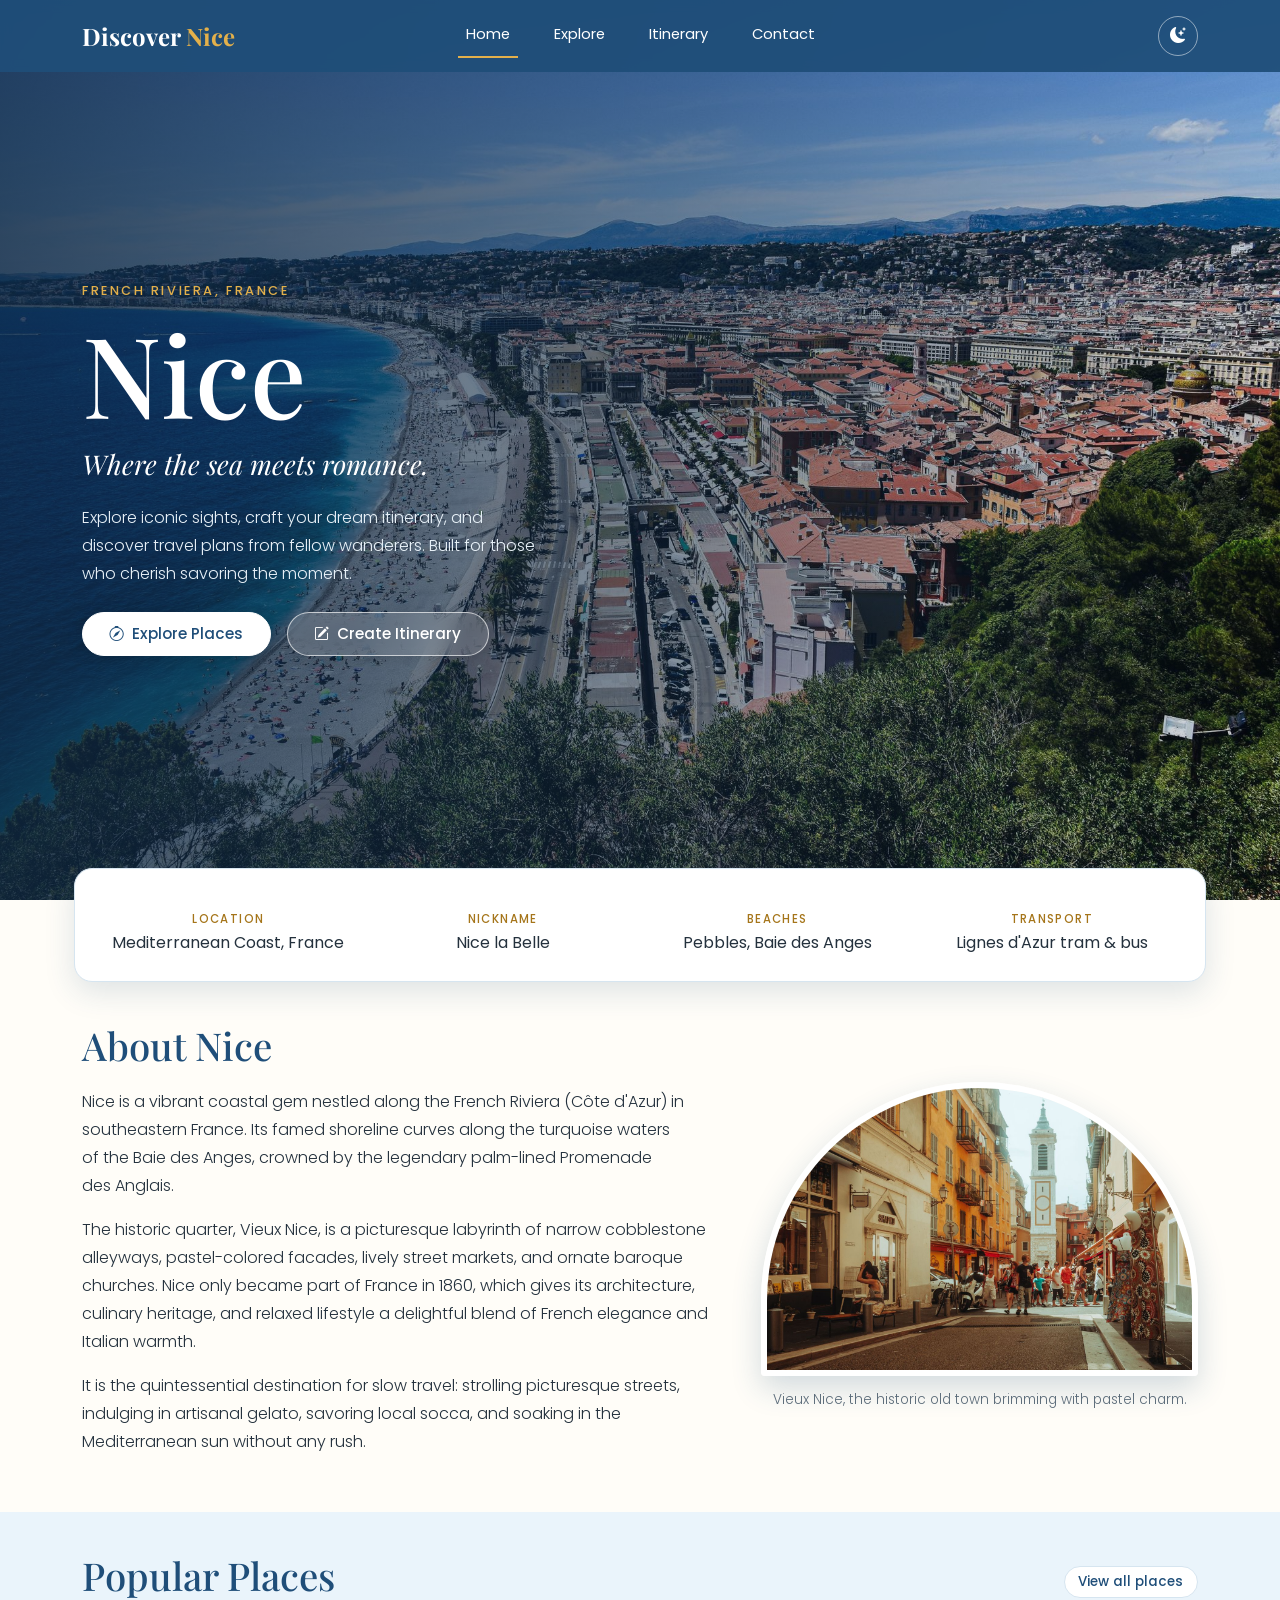
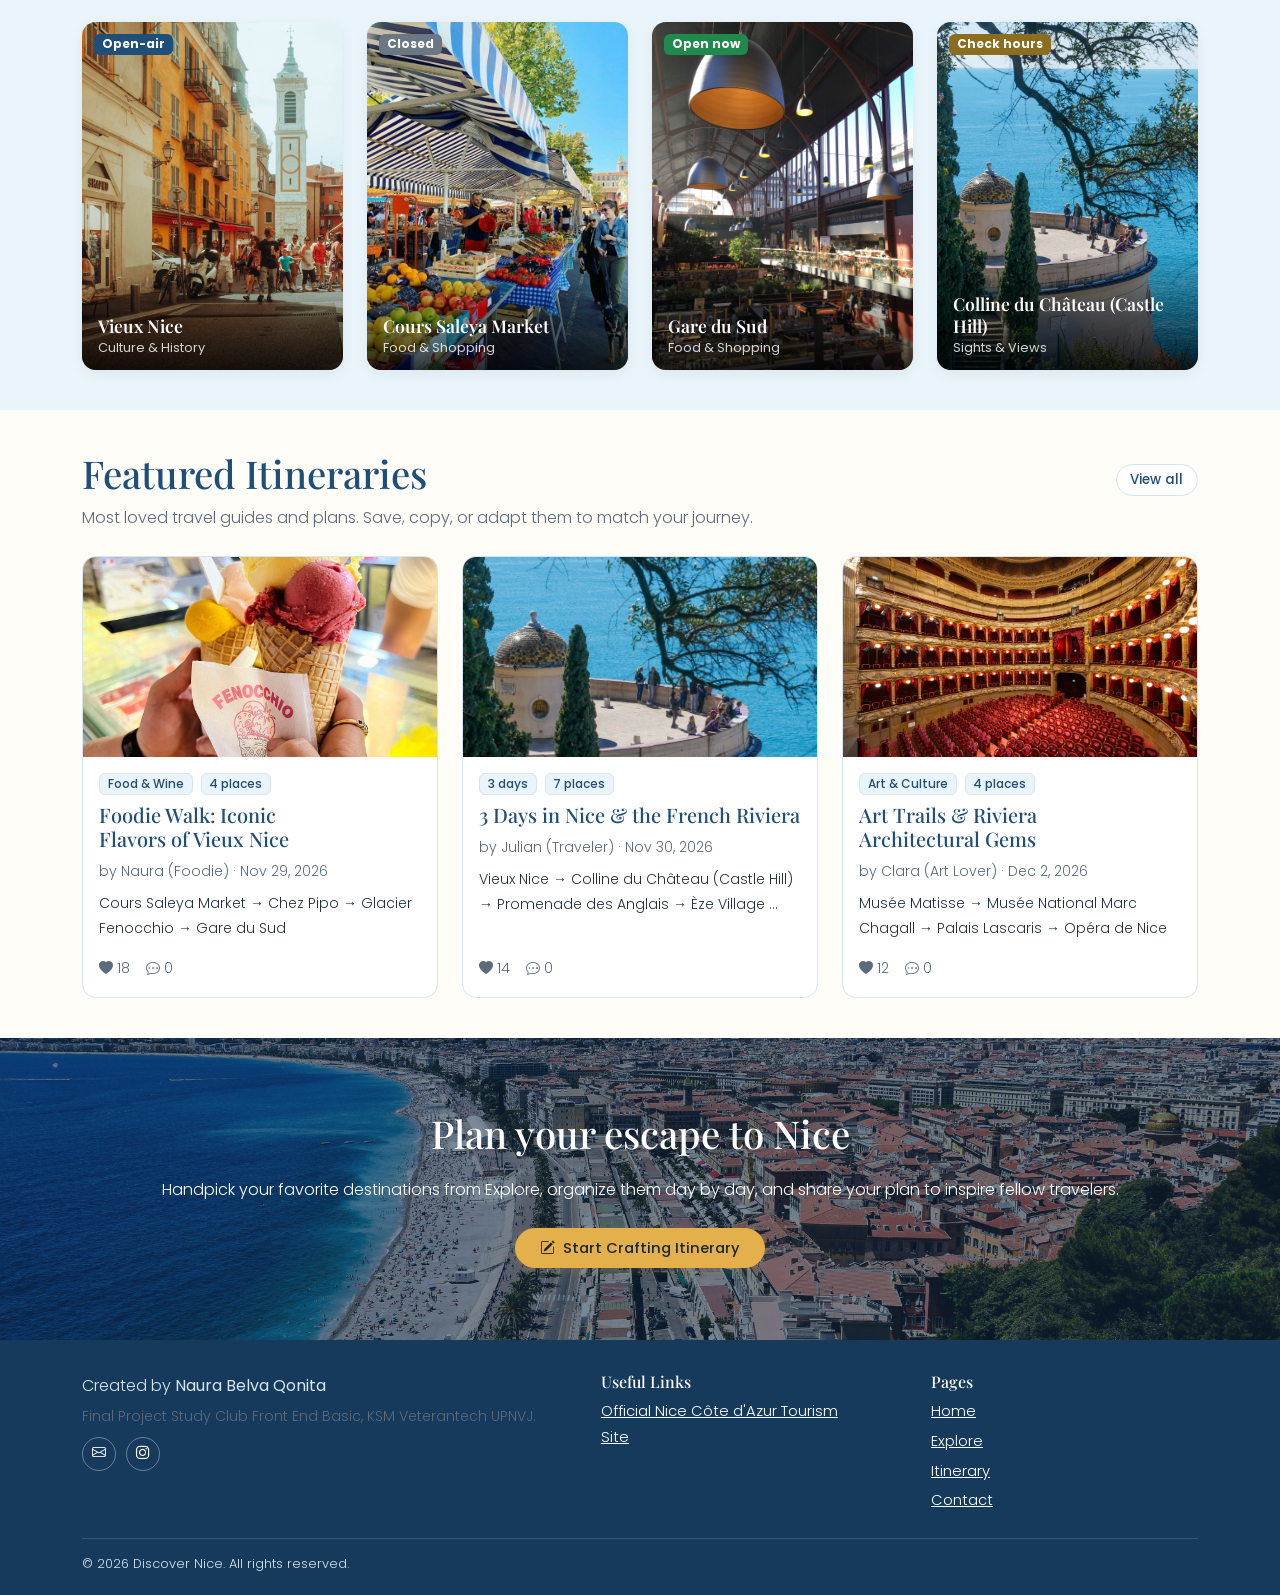
<file: index.html>
<!DOCTYPE html>
<html lang="en" data-bs-theme="light">
<head>
  <meta charset="UTF-8">
  <meta name="viewport" content="width=device-width, initial-scale=1.0">
  <title>Discover Nice | Travel Guide to Nice, France</title>
  <meta name="description" content="Plan your trip to Nice, French Riviera: explore destinations, craft custom itineraries, and discover curated travel guides.">
  <script>
    /* Apply dark mode before render to prevent flash */
    (function () {
      try {
        var t = localStorage.getItem("nice.theme");
        if (!t) t = window.matchMedia("(prefers-color-scheme: dark)").matches ? "dark" : "light";
        document.documentElement.setAttribute("data-bs-theme", t);
      } catch (e) {}
    })();
  </script>
  <link rel="preconnect" href="https://fonts.googleapis.com">
  <link rel="preconnect" href="https://fonts.gstatic.com" crossorigin>
  <link href="https://fonts.googleapis.com/css2?family=Playfair+Display:ital,wght@0,500;0,700;1,500&family=Poppins:wght@300;400;500&display=swap" rel="stylesheet">
  <link rel="stylesheet" href="https://cdn.jsdelivr.net/npm/bootstrap@5.3.3/dist/css/bootstrap.min.css">
  <link rel="stylesheet" href="https://cdn.jsdelivr.net/npm/bootstrap-icons@1.11.3/font/bootstrap-icons.min.css">
  <link rel="stylesheet" href="css/style.css">
</head>
<body class="has-hero">
  <a class="skip-link" href="#content">Skip to content</a>

  <header>
    <nav class="navbar navbar-expand-lg fixed-top site-nav" aria-label="Main navigation">
      <div class="container">
        <a class="navbar-brand" href="index.html">Discover <span>Nice</span></a>
        <div class="nav-actions d-flex align-items-center gap-2 ms-auto order-lg-last">
          <button class="btn btn-theme" id="themeToggle" type="button" aria-pressed="false" aria-label="Toggle dark mode"><i class="bi bi-moon-stars-fill" aria-hidden="true"></i></button>
          <button class="navbar-toggler" type="button" data-bs-toggle="collapse" data-bs-target="#navMenu" aria-controls="navMenu" aria-expanded="false" aria-label="Toggle menu">
            <span class="navbar-toggler-icon"></span>
          </button>
        </div>
        <div class="collapse navbar-collapse" id="navMenu">
          <ul class="navbar-nav mb-2 mb-lg-0">
        <li class="nav-item"><a class="nav-link active" aria-current="page" href="index.html">Home</a></li>
        <li class="nav-item"><a class="nav-link" href="explore.html">Explore</a></li>
        <li class="nav-item"><a class="nav-link" href="itinerary.html">Itinerary</a></li>
        <li class="nav-item"><a class="nav-link" href="contact.html">Contact</a></li>
          </ul>
        </div>
      </div>
    </nav>
  </header>

  <main id="content">

    <section class="hero" aria-labelledby="hero-title">
      <div class="container">
        <p class="hero-place">French Riviera, France</p>
        <h1 id="hero-title">Nice</h1>
        <p class="tagline">Where the sea meets romance.</p>
        <p class="hero-lead">Explore iconic sights, craft your dream itinerary, and discover travel plans from fellow wanderers. Built for those who cherish savoring the moment.</p>
        <div class="d-flex flex-wrap gap-3 mt-4">
          <a class="btn btn-hero-primary" href="explore.html"><i class="bi bi-compass me-2" aria-hidden="true"></i>Explore Places</a>
          <a class="btn btn-hero-glass" href="itinerary.html#create"><i class="bi bi-pencil-square me-2" aria-hidden="true"></i>Create Itinerary</a>
        </div>
      </div>
    </section>

    <section class="facts" aria-label="Quick facts about Nice">
      <div class="container">
        <dl class="facts-card row row-cols-2 row-cols-lg-4 g-3 text-center mb-0">
          <div class="col"><dt>Location</dt><dd>Mediterranean Coast, France</dd></div>
          <div class="col"><dt>Nickname</dt><dd>Nice la Belle</dd></div>
          <div class="col"><dt>Beaches</dt><dd>Pebbles, Baie des Anges</dd></div>
          <div class="col"><dt>Transport</dt><dd>Lignes d'Azur tram & bus</dd></div>
        </dl>
      </div>
    </section>

    <section class="section" id="about" aria-labelledby="h-about">
      <div class="container">
        <div class="row align-items-center gy-4 gx-lg-5">
          <div class="col-lg-7">
            <h2 id="h-about">About Nice</h2>
            <p>Nice is a vibrant coastal gem nestled along the French Riviera (C&ocirc;te d'Azur) in southeastern France. Its famed shoreline curves along the turquoise waters of the Baie des Anges, crowned by the legendary palm-lined Promenade des Anglais.</p>
            <p>The historic quarter, Vieux Nice, is a picturesque labyrinth of narrow cobblestone alleyways, pastel-colored facades, lively street markets, and ornate baroque churches. Nice only became part of France in 1860, which gives its architecture, culinary heritage, and relaxed lifestyle a delightful blend of French elegance and Italian warmth.</p>
            <p>It is the quintessential destination for slow travel: strolling picturesque streets, indulging in artisanal gelato, savoring local socca, and soaking in the Mediterranean sun without any rush.</p>
          </div>
          <div class="col-lg-5">
            <figure class="arch">
              <img src="images/vieux-nice.jpg" alt="Pastel-colored buildings and narrow alleyways in Vieux Nice" loading="lazy">
              <figcaption>Vieux Nice, the historic old town brimming with pastel charm.</figcaption>
            </figure>
          </div>
        </div>
      </div>
    </section>

    <section class="section section-soft" aria-labelledby="h-popular">
      <div class="container">
        <div class="d-flex flex-wrap justify-content-between align-items-end gap-2 mb-4">
          <h2 id="h-popular" class="mb-0">Popular Places</h2>
          <a class="btn btn-nice-outline btn-sm" href="explore.html">View all places</a>
        </div>
        <div class="row g-4" id="homePlaces" aria-live="polite"></div>
      </div>
    </section>

    <section class="section" aria-labelledby="h-itin">
      <div class="container">
        <div class="d-flex flex-wrap justify-content-between align-items-end gap-2 mb-2">
          <h2 id="h-itin" class="mb-0">Featured Itineraries</h2>
          <a class="btn btn-nice-outline btn-sm" href="itinerary.html">View all</a>
        </div>
        <p class="text-muted mb-4">Most loved travel guides and plans. Save, copy, or adapt them to match your journey.</p>
        <div class="row g-4" id="homeItin" aria-live="polite">
          <div class="col-12 text-muted">Loading itineraries&hellip;</div>
        </div>
      </div>
    </section>

    <section class="section-photo text-center" aria-labelledby="h-cta">
      <div class="container text-white">
        <h2 id="h-cta" class="text-white">Plan your escape to Nice</h2>
        <p class="mx-auto mb-4">Handpick your favorite destinations from Explore, organize them day by day, and share your plan to inspire fellow travelers.</p>
        <a class="btn btn-nice px-4 py-2" href="itinerary.html#create"><i class="bi bi-pencil-square me-2" aria-hidden="true"></i>Start Crafting Itinerary</a>
      </div>
    </section>

  </main>

  <footer class="site-footer">
    <div class="container">
      <div class="row g-3 justify-content-between">
        <div class="col-md-6 col-lg-5">
          <p class="mb-1">Created by <strong>Naura Belva Qonita</strong></p>
          <p class="small text-muted mb-2">Final Project Study Club Front End Basic, KSM Veterantech UPNVJ.</p>
          <div class="social-links">
            <a href="mailto:naurabelvaq@gmail.com" aria-label="Send email to Naura" title="Email"><i class="bi bi-envelope" aria-hidden="true"></i></a>
            <a href="https://www.instagram.com/naurablvaa_/" target="_blank" rel="noopener noreferrer" aria-label="Naura's Instagram" title="Instagram"><i class="bi bi-instagram" aria-hidden="true"></i></a>
          </div>
        </div>
        <nav class="col-6 col-md-3" aria-label="Useful links">
          <h3>Useful Links</h3>
          <ul>
            <li><a href="https://www.explorenicecotedazur.com/en/" target="_blank" rel="noopener noreferrer">Official Nice C&ocirc;te d'Azur Tourism Site</a></li>
          </ul>
        </nav>
        <nav class="col-6 col-md-3" aria-label="Footer navigation">
          <h3>Pages</h3>
          <ul>
            <li><a href="index.html">Home</a></li>
            <li><a href="explore.html">Explore</a></li>
            <li><a href="itinerary.html">Itinerary</a></li>
            <li><a href="contact.html">Contact</a></li>
          </ul>
        </nav>
      </div>
      <p class="copyright d-flex flex-wrap justify-content-between gap-2 mb-0">
        <span>&copy; <span data-year>2026</span> Discover Nice. All rights reserved.</span>
        <span><a href="#" class="admin-link" hidden>Admin</a></span>
      </p>
    </div>
  </footer>

  <script src="https://cdn.jsdelivr.net/npm/bootstrap@5.3.3/dist/js/bootstrap.bundle.min.js"></script>
  <script src="js/config.js"></script>
  <script src="js/data.js"></script>
  <script src="js/store.js"></script>
  <script src="js/main.js"></script>
  <script src="js/home.js"></script>
</body>
</html>
</file>
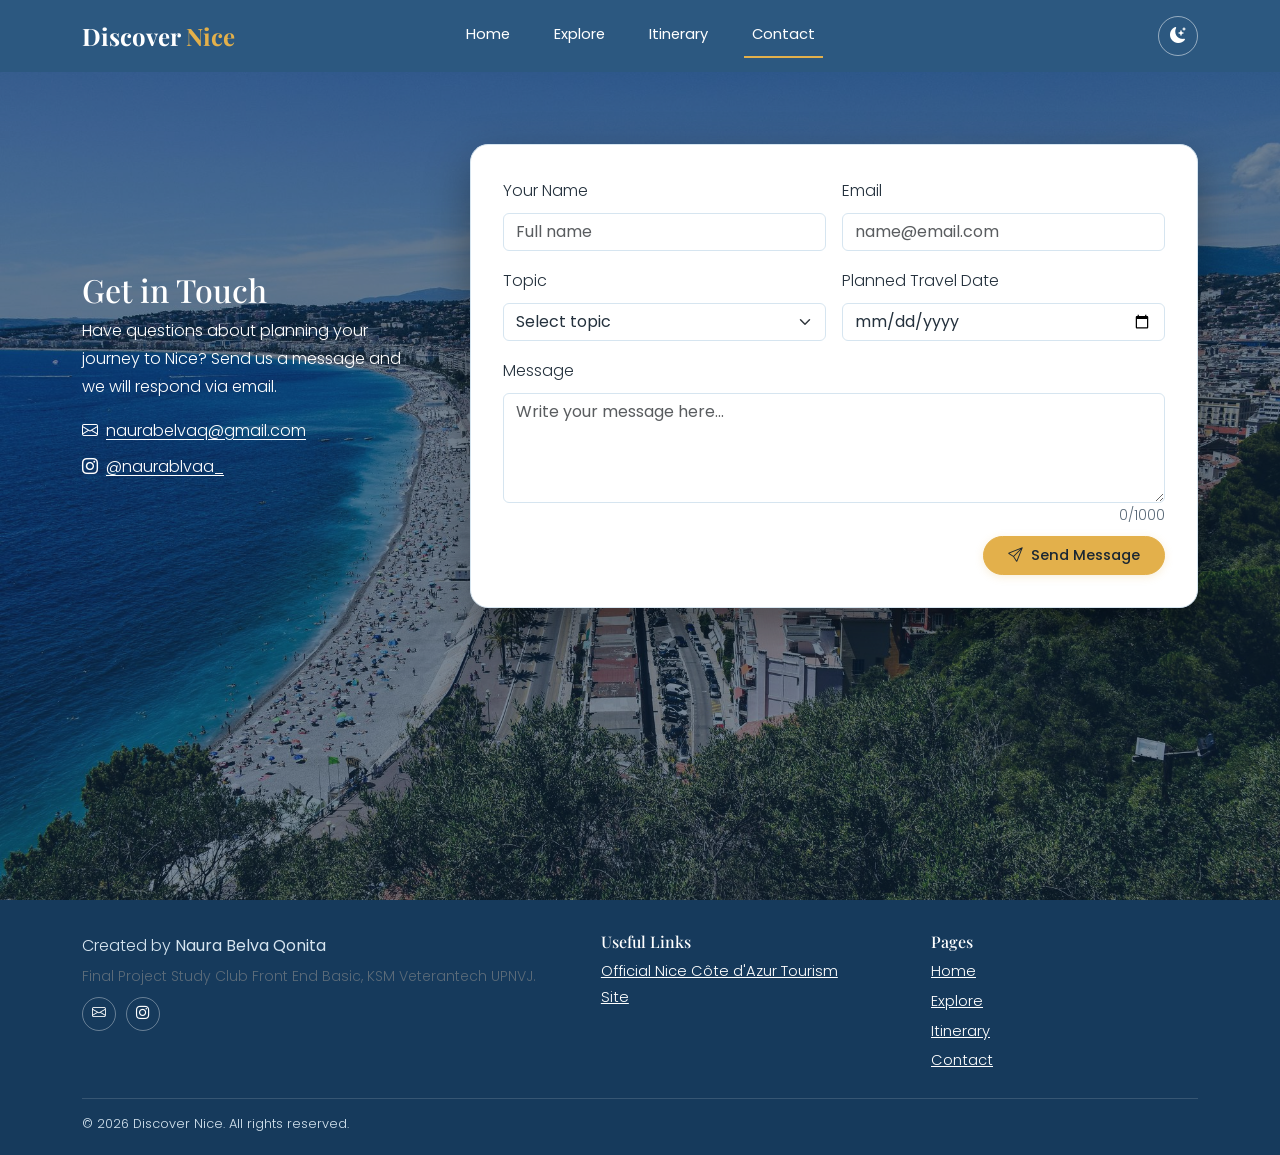
<file: contact.html>
<!DOCTYPE html>
<html lang="en" data-bs-theme="light">
<head>
  <meta charset="UTF-8">
  <meta name="viewport" content="width=device-width, initial-scale=1.0">
  <title>Contact | Discover Nice</title>
  <meta name="description" content="Get in touch with inquiries or questions regarding traveling to Nice, France.">
  <script>
    /* Apply dark mode before render to prevent flash */
    (function () {
      try {
        var t = localStorage.getItem("nice.theme");
        if (!t) t = window.matchMedia("(prefers-color-scheme: dark)").matches ? "dark" : "light";
        document.documentElement.setAttribute("data-bs-theme", t);
      } catch (e) {}
    })();
  </script>
  <link rel="preconnect" href="https://fonts.googleapis.com">
  <link rel="preconnect" href="https://fonts.gstatic.com" crossorigin>
  <link href="https://fonts.googleapis.com/css2?family=Playfair+Display:ital,wght@0,500;0,700;1,500&family=Poppins:wght@300;400;500&display=swap" rel="stylesheet">
  <link rel="stylesheet" href="https://cdn.jsdelivr.net/npm/bootstrap@5.3.3/dist/css/bootstrap.min.css">
  <link rel="stylesheet" href="https://cdn.jsdelivr.net/npm/bootstrap-icons@1.11.3/font/bootstrap-icons.min.css">
  <link rel="stylesheet" href="css/style.css">
</head>
<body>
  <a class="skip-link" href="#content">Skip to content</a>

  <header>
    <nav class="navbar navbar-expand-lg fixed-top site-nav" aria-label="Main navigation">
      <div class="container">
        <a class="navbar-brand" href="index.html">Discover <span>Nice</span></a>
        <div class="nav-actions d-flex align-items-center gap-2 ms-auto order-lg-last">
          <button class="btn btn-theme" id="themeToggle" type="button" aria-pressed="false" aria-label="Toggle dark mode"><i class="bi bi-moon-stars-fill" aria-hidden="true"></i></button>
          <button class="navbar-toggler" type="button" data-bs-toggle="collapse" data-bs-target="#navMenu" aria-controls="navMenu" aria-expanded="false" aria-label="Toggle menu">
            <span class="navbar-toggler-icon"></span>
          </button>
        </div>
        <div class="collapse navbar-collapse" id="navMenu">
          <ul class="navbar-nav mb-2 mb-lg-0">
        <li class="nav-item"><a class="nav-link" href="index.html">Home</a></li>
        <li class="nav-item"><a class="nav-link" href="explore.html">Explore</a></li>
        <li class="nav-item"><a class="nav-link" href="itinerary.html">Itinerary</a></li>
        <li class="nav-item"><a class="nav-link active" aria-current="page" href="contact.html">Contact</a></li>
          </ul>
        </div>
      </div>
    </nav>
  </header>

  <main id="content">

    <section class="section-photo" aria-labelledby="h-contact" style="min-height: calc(100svh - var(--nav-h))">
      <div class="container">
        <div class="row gy-4 gx-lg-5 align-items-center">
          <div class="col-lg-4 contact-aside">
            <h1 id="h-contact" class="h2 text-white">Get in Touch</h1>
            <p>Have questions about planning your journey to Nice? Send us a message and we will respond via email.</p>
            <ul class="list-unstyled mb-0">
              <li class="mb-2"><i class="bi bi-envelope me-2" aria-hidden="true"></i><a href="mailto:naurabelvaq@gmail.com">naurabelvaq@gmail.com</a></li>
              <li><i class="bi bi-instagram me-2" aria-hidden="true"></i><a href="https://www.instagram.com/naurablvaa_/" target="_blank" rel="noopener noreferrer">@naurablvaa_</a></li>
            </ul>
          </div>
          <div class="col-lg-8">
            <form class="contact-card needs-validation" id="contactForm" novalidate>
              <div class="row g-3">
                <div class="col-md-6">
                  <label class="form-label" for="name">Your Name</label>
                  <input type="text" class="form-control" id="name" name="name" placeholder="Full name" minlength="2" maxlength="60" required>
                  <div class="invalid-feedback">Please enter your name (at least 2 letters).</div>
                </div>
                <div class="col-md-6">
                  <label class="form-label" for="email">Email</label>
                  <input type="email" class="form-control" id="email" name="email" placeholder="name@email.com" maxlength="120" required>
                  <div class="invalid-feedback">Please enter a valid email address.</div>
                </div>
                <div class="col-md-6">
                  <label class="form-label" for="topic">Topic</label>
                  <select class="form-select" id="topic" name="topic" required>
                    <option value="" selected disabled>Select topic</option>
                    <option>Travel itineraries</option>
                    <option>Transportation &amp; tickets</option>
                    <option>New place suggestions</option>
                    <option>General inquiry</option>
                  </select>
                  <div class="invalid-feedback">Please select a topic.</div>
                </div>
                <div class="col-md-6">
                  <label class="form-label" for="visitDate">Planned Travel Date</label>
                  <input type="date" class="form-control" id="visitDate" name="visitDate">
                </div>
                <div class="col-12">
                  <label class="form-label" for="message">Message</label>
                  <textarea class="form-control" id="message" name="message" rows="4" minlength="5" maxlength="1000" placeholder="Write your message here..." required></textarea>
                  <div class="d-flex justify-content-between">
                    <div class="invalid-feedback">Message must be at least 5 characters.</div>
                    <small class="text-muted ms-auto" id="messageCount">0/1000</small>
                  </div>
                </div>
                <div class="col-12 d-flex justify-content-end mt-2">
                  <button type="submit" class="btn btn-nice px-4" id="submitBtn"><i class="bi bi-send me-2" aria-hidden="true"></i>Send Message</button>
                </div>
              </div>
            </form>
          </div>
        </div>
      </div>
    </section>

  </main>

  <footer class="site-footer">
    <div class="container">
      <div class="row g-3 justify-content-between">
        <div class="col-md-6 col-lg-5">
          <p class="mb-1">Created by <strong>Naura Belva Qonita</strong></p>
          <p class="small text-muted mb-2">Final Project Study Club Front End Basic, KSM Veterantech UPNVJ.</p>
          <div class="social-links">
            <a href="mailto:naurabelvaq@gmail.com" aria-label="Send email to Naura" title="Email"><i class="bi bi-envelope" aria-hidden="true"></i></a>
            <a href="https://www.instagram.com/naurablvaa_/" target="_blank" rel="noopener noreferrer" aria-label="Naura's Instagram" title="Instagram"><i class="bi bi-instagram" aria-hidden="true"></i></a>
          </div>
        </div>
        <nav class="col-6 col-md-3" aria-label="Useful links">
          <h3>Useful Links</h3>
          <ul>
            <li><a href="https://www.explorenicecotedazur.com/en/" target="_blank" rel="noopener noreferrer">Official Nice C&ocirc;te d'Azur Tourism Site</a></li>
          </ul>
        </nav>
        <nav class="col-6 col-md-3" aria-label="Footer navigation">
          <h3>Pages</h3>
          <ul>
            <li><a href="index.html">Home</a></li>
            <li><a href="explore.html">Explore</a></li>
            <li><a href="itinerary.html">Itinerary</a></li>
            <li><a href="contact.html">Contact</a></li>
          </ul>
        </nav>
      </div>
      <p class="copyright d-flex flex-wrap justify-content-between gap-2 mb-0">
        <span>&copy; <span data-year>2026</span> Discover Nice. All rights reserved.</span>
        <span><a href="#" class="admin-link" hidden>Admin</a></span>
      </p>
    </div>
  </footer>

  <script src="https://cdn.jsdelivr.net/npm/bootstrap@5.3.3/dist/js/bootstrap.bundle.min.js"></script>
  <script src="js/config.js"></script>
  <script src="js/data.js"></script>
  <script src="js/store.js"></script>
  <script src="js/main.js"></script>
  <script src="js/contact.js"></script>
</body>
</html>
</file>
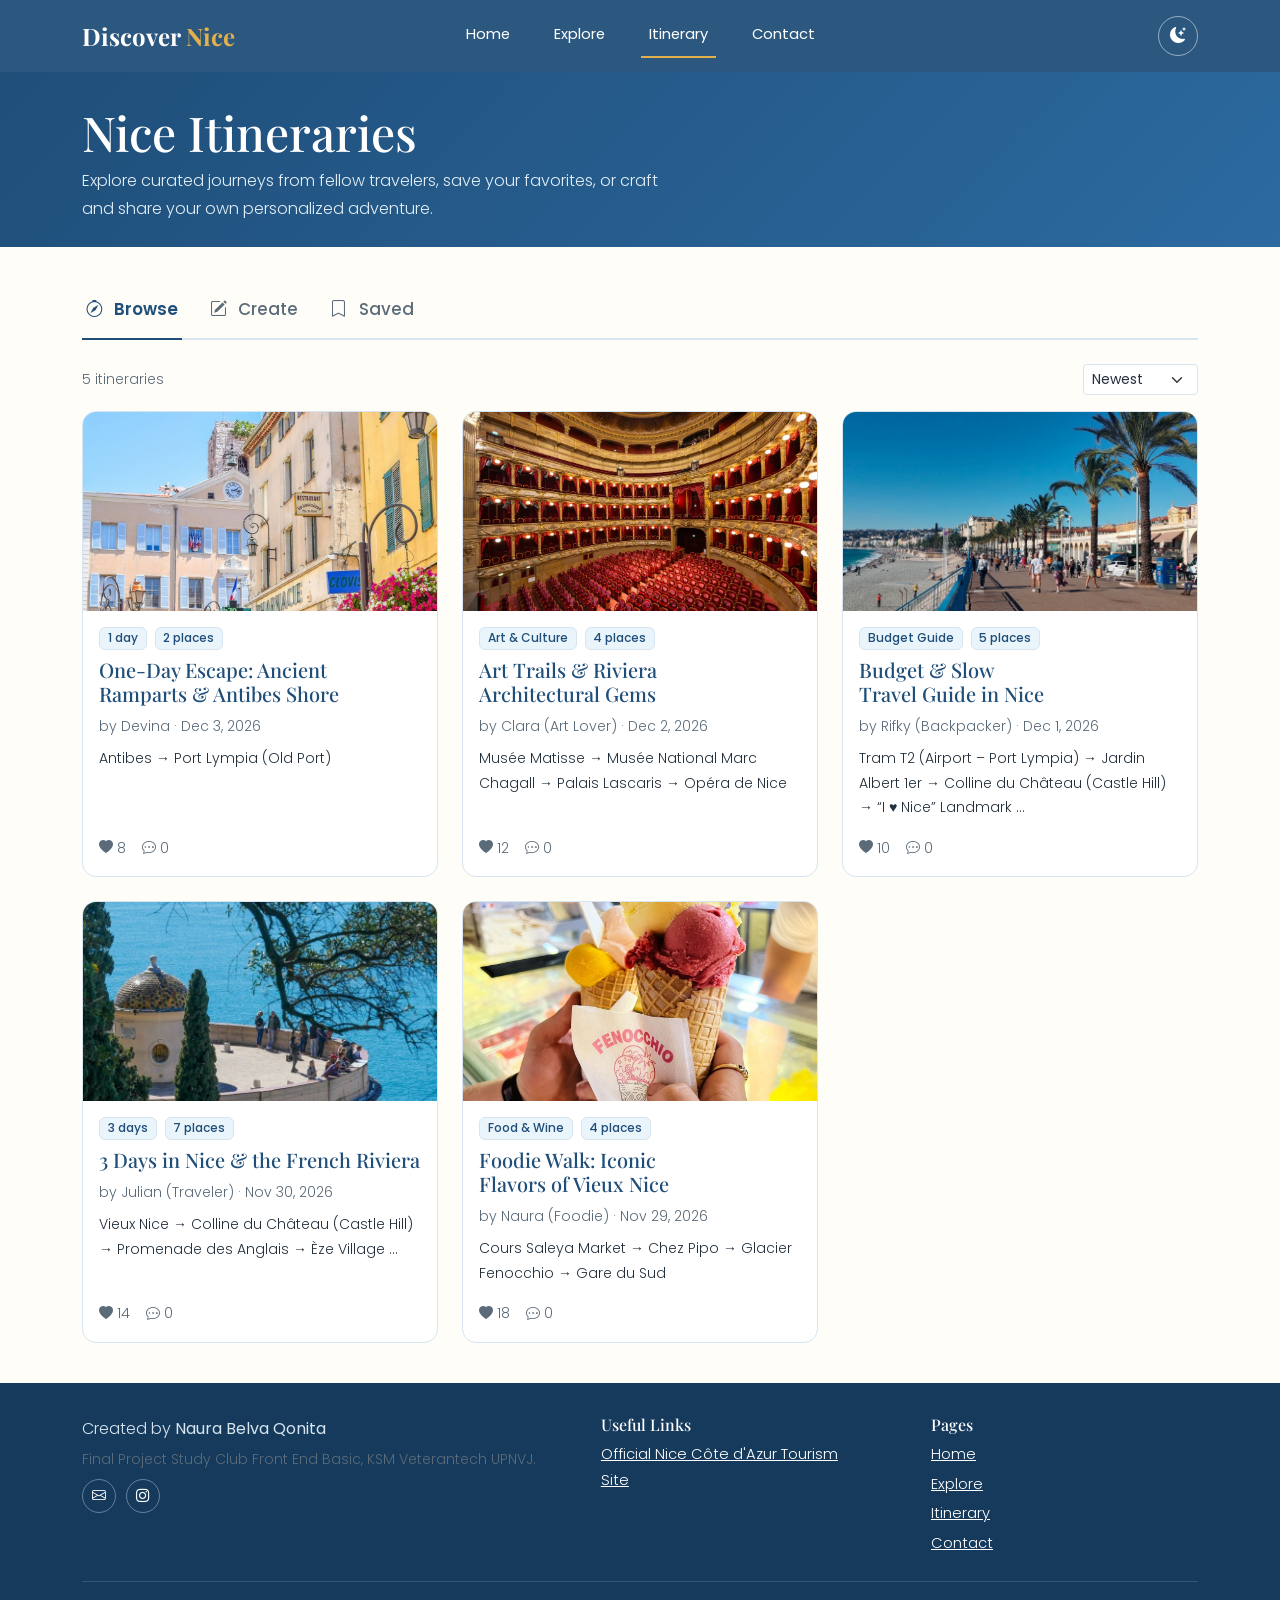
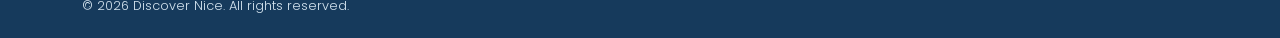
<file: itinerary.html>
<!DOCTYPE html>
<html lang="en" data-bs-theme="light">
<head>
  <meta charset="UTF-8">
  <meta name="viewport" content="width=device-width, initial-scale=1.0">
  <title>Itinerary | Discover Nice</title>
  <meta name="description" content="Discover, craft, like, comment, and save custom travel itineraries for Nice, France.">
  <script>
    /* Apply dark mode before render to prevent flash */
    (function () {
      try {
        var t = localStorage.getItem("nice.theme");
        if (!t) t = window.matchMedia("(prefers-color-scheme: dark)").matches ? "dark" : "light";
        document.documentElement.setAttribute("data-bs-theme", t);
      } catch (e) {}
    })();
  </script>
  <link rel="preconnect" href="https://fonts.googleapis.com">
  <link rel="preconnect" href="https://fonts.gstatic.com" crossorigin>
  <link href="https://fonts.googleapis.com/css2?family=Playfair+Display:ital,wght@0,500;0,700;1,500&family=Poppins:wght@300;400;500&display=swap" rel="stylesheet">
  <link rel="stylesheet" href="https://cdn.jsdelivr.net/npm/bootstrap@5.3.3/dist/css/bootstrap.min.css">
  <link rel="stylesheet" href="https://cdn.jsdelivr.net/npm/bootstrap-icons@1.11.3/font/bootstrap-icons.min.css">
  <link rel="stylesheet" href="css/style.css">
</head>
<body>
  <a class="skip-link" href="#content">Skip to content</a>

  <header>
    <nav class="navbar navbar-expand-lg fixed-top site-nav" aria-label="Main navigation">
      <div class="container">
        <a class="navbar-brand" href="index.html">Discover <span>Nice</span></a>
        <div class="nav-actions d-flex align-items-center gap-2 ms-auto order-lg-last">
          <button class="btn btn-theme" id="themeToggle" type="button" aria-pressed="false" aria-label="Toggle dark mode"><i class="bi bi-moon-stars-fill" aria-hidden="true"></i></button>
          <button class="navbar-toggler" type="button" data-bs-toggle="collapse" data-bs-target="#navMenu" aria-controls="navMenu" aria-expanded="false" aria-label="Toggle menu">
            <span class="navbar-toggler-icon"></span>
          </button>
        </div>
        <div class="collapse navbar-collapse" id="navMenu">
          <ul class="navbar-nav mb-2 mb-lg-0">
        <li class="nav-item"><a class="nav-link" href="index.html">Home</a></li>
        <li class="nav-item"><a class="nav-link" href="explore.html">Explore</a></li>
        <li class="nav-item"><a class="nav-link active" aria-current="page" href="itinerary.html">Itinerary</a></li>
        <li class="nav-item"><a class="nav-link" href="contact.html">Contact</a></li>
          </ul>
        </div>
      </div>
    </nav>
  </header>

  <main id="content">

    <section class="page-hero" aria-labelledby="h-itinerary">
      <div class="container">
        <h1 id="h-itinerary">Nice Itineraries</h1>
        <p>Explore curated journeys from fellow travelers, save your favorites, or craft and share your own personalized adventure.</p>
      </div>
    </section>

    <section class="section" aria-label="Itinerary">
      <div class="container">

        <ul class="nav nav-pills itin-tabs mb-4" id="itinTabs" role="tablist">
          <li class="nav-item" role="presentation"><button class="nav-link active" id="tab-browse" data-bs-toggle="pill" data-bs-target="#pane-browse" type="button" role="tab" aria-controls="pane-browse" aria-selected="true"><i class="bi bi-compass me-1" aria-hidden="true"></i> Browse</button></li>
          <li class="nav-item" role="presentation"><button class="nav-link" id="tab-create" data-bs-toggle="pill" data-bs-target="#pane-create" type="button" role="tab" aria-controls="pane-create" aria-selected="false"><i class="bi bi-pencil-square me-1" aria-hidden="true"></i> Create <span class="badge rounded-pill draft-badge" hidden>0</span></button></li>
          <li class="nav-item" role="presentation"><button class="nav-link" id="tab-saved" data-bs-toggle="pill" data-bs-target="#pane-saved" type="button" role="tab" aria-controls="pane-saved" aria-selected="false"><i class="bi bi-bookmark me-1" aria-hidden="true"></i> Saved</button></li>
        </ul>

        <div class="tab-content">

          <div class="tab-pane fade show active" id="pane-browse" role="tabpanel" aria-labelledby="tab-browse" tabindex="0">
            <div class="d-flex flex-wrap justify-content-between align-items-center gap-2 mb-3">
              <p class="mb-0 text-muted small" id="listInfo" aria-live="polite"></p>
              <div>
                <label for="sort" class="visually-hidden">Sort by</label>
                <select id="sort" class="form-select form-select-sm">
                  <option value="newest">Newest</option>
                  <option value="likes">Most liked</option>
                </select>
              </div>
            </div>
            <div class="row g-4" id="itinList"></div>
          </div>

          <div class="tab-pane fade" id="pane-create" role="tabpanel" aria-labelledby="tab-create" tabindex="0">
            <form id="builder" class="row g-4" novalidate>
              <div class="col-lg-8">
                <div class="mb-4">
                  <div class="row g-3">
                    <div class="col-md-7">
                      <label class="form-label fw-semibold" for="bTitle">Plan Title</label>
                      <input class="form-control" id="bTitle" maxlength="80" minlength="3" required placeholder="e.g. 2 Days of Slow Travel in Nice">
                      <div class="invalid-feedback">Title must be 3 to 80 characters.</div>
                    </div>
                    <div class="col-md-5">
                      <label class="form-label fw-semibold" for="bAuthor">Your Name / Nickname</label>
                      <input class="form-control" id="bAuthor" maxlength="30" minlength="2" required placeholder="Your name">
                      <div class="invalid-feedback">Name must be 2 to 30 characters.</div>
                    </div>
                  </div>
                </div>

                <div id="builderDays"></div>

                <div class="d-flex flex-wrap gap-2 pt-3 border-top">
                  <button class="btn btn-nice-outline" type="button" id="addDay"><i class="bi bi-plus-lg me-1" aria-hidden="true"></i> Add day</button>
                  <button class="btn btn-outline-danger" type="button" id="resetDraft"><i class="bi bi-trash3 me-1" aria-hidden="true"></i> Clear draft</button>
                </div>
              </div>

              <aside class="col-lg-4" aria-label="Summary">
                <div class="builder-day p-4 position-sticky" style="top: 90px">
                  <div class="mb-3 pb-3 border-bottom">
                    <label class="form-label small fw-semibold text-muted text-uppercase d-block mb-2">Plan Format</label>
                    <div class="btn-group w-100" role="group" aria-label="Plan Format">
                      <input type="radio" class="btn-check" name="planType" id="typeItinerary" value="itinerary" checked>
                      <label class="btn btn-nice-outline btn-sm" for="typeItinerary"><i class="bi bi-calendar3 me-1"></i> Day-by-Day</label>
                      <input type="radio" class="btn-check" name="planType" id="typeList" value="list">
                      <label class="btn btn-nice-outline btn-sm" for="typeList"><i class="bi bi-collection me-1"></i> Curated List</label>
                    </div>
                  </div>

                  <h2 class="h5 mb-3">Draft Summary</h2>
                  <div class="d-flex justify-content-between mb-2 pb-2 border-bottom">
                    <span class="text-muted" id="sumLabel">Days</span>
                    <strong id="sumDays">1 day</strong>
                  </div>
                  <div class="d-flex justify-content-between mb-2 pb-2 border-bottom">
                    <span class="text-muted">Places</span>
                    <strong id="sumPlaces">0 places</strong>
                  </div>
                  <div class="d-flex justify-content-between mb-3 pb-2 border-bottom">
                    <span class="text-muted">Est. Admission</span>
                    <strong id="sumCost">Free / €0</strong>
                  </div>
                  <button class="btn btn-nice w-100" type="submit" id="publishBtn"><i class="bi bi-send me-1" aria-hidden="true"></i> Publish Plan</button>
                  <p class="small text-danger mt-2 mb-0" id="publishHint"></p>
                </div>
              </aside>
            </form>
          </div>

          <div class="tab-pane fade" id="pane-saved" role="tabpanel" aria-labelledby="tab-saved" tabindex="0">
            <div class="row g-4" id="savedList"></div>
            <p class="text-center text-muted py-5" id="savedEmpty" hidden>No saved itineraries yet. Click 'Save' on any itinerary you like to keep it here.</p>
          </div>

        </div>
      </div>
    </section>

  </main>

  <!-- Itinerary detail modal -->
  <div class="modal fade" id="itinModal" tabindex="-1" aria-labelledby="itinModalTitle" aria-hidden="true">
    <div class="modal-dialog modal-dialog-centered modal-dialog-scrollable modal-lg">
      <div class="modal-content">
        <div class="modal-header">
          <div>
            <h2 class="modal-title h4 mb-0" id="itinModalTitle"></h2>
            <p class="small text-muted mb-0" id="itinModalMeta"></p>
          </div>
          <button type="button" class="btn-close" data-bs-dismiss="modal" aria-label="Close"></button>
        </div>
        <div class="modal-body">
          <div class="d-flex flex-wrap gap-2 mb-2">
            <button type="button" class="btn btn-outline-danger btn-sm" id="btnLike" aria-pressed="false"></button>
            <button type="button" class="btn btn-nice-outline btn-sm" id="btnSave" aria-pressed="false"></button>
            <button type="button" class="btn btn-nice btn-sm" id="btnCopy"><i class="bi bi-files" aria-hidden="true"></i> Copy &amp; edit</button>
            <button type="button" class="btn btn-danger btn-sm admin-only" id="btnDelete"><i class="bi bi-trash" aria-hidden="true"></i>&nbsp;Delete</button>
          </div>
          <p class="mb-0 small" id="itinCost"></p>
          <div id="itinDays"></div>
          <hr>
          <h3 class="h5">Comments <span class="text-muted fs-6" id="commentCount"></span></h3>
          <div id="commentList" aria-live="polite"></div>
          <form id="commentForm" class="mt-3" novalidate>
            <div class="row g-2">
              <div class="col-sm-4">
                <label class="visually-hidden" for="cAuthor">Nickname</label>
                <input class="form-control" id="cAuthor" maxlength="30" minlength="2" required placeholder="Nickname">
              </div>
              <div class="col-sm-8">
                <label class="visually-hidden" for="cBody">Comment</label>
                <div class="input-group">
                  <input class="form-control" id="cBody" maxlength="500" required placeholder="Write a comment...">
                  <button class="btn btn-nice" type="submit">Post</button>
                </div>
              </div>
            </div>
            <div class="text-danger small mt-1" id="cError" role="alert" hidden></div>
          </form>
        </div>
      </div>
    </div>
  </div>

  <footer class="site-footer">
    <div class="container">
      <div class="row g-3 justify-content-between">
        <div class="col-md-6 col-lg-5">
          <p class="mb-1">Created by <strong>Naura Belva Qonita</strong></p>
          <p class="small text-muted mb-2">Final Project Study Club Front End Basic, KSM Veterantech UPNVJ.</p>
          <div class="social-links">
            <a href="mailto:naurabelvaq@gmail.com" aria-label="Send email to Naura" title="Email"><i class="bi bi-envelope" aria-hidden="true"></i></a>
            <a href="https://www.instagram.com/naurablvaa_/" target="_blank" rel="noopener noreferrer" aria-label="Naura's Instagram" title="Instagram"><i class="bi bi-instagram" aria-hidden="true"></i></a>
          </div>
        </div>
        <nav class="col-6 col-md-3" aria-label="Useful links">
          <h3>Useful Links</h3>
          <ul>
            <li><a href="https://www.explorenicecotedazur.com/en/" target="_blank" rel="noopener noreferrer">Official Nice C&ocirc;te d'Azur Tourism Site</a></li>
          </ul>
        </nav>
        <nav class="col-6 col-md-3" aria-label="Footer navigation">
          <h3>Pages</h3>
          <ul>
            <li><a href="index.html">Home</a></li>
            <li><a href="explore.html">Explore</a></li>
            <li><a href="itinerary.html">Itinerary</a></li>
            <li><a href="contact.html">Contact</a></li>
          </ul>
        </nav>
      </div>
      <p class="copyright d-flex flex-wrap justify-content-between gap-2 mb-0">
        <span>&copy; <span data-year>2026</span> Discover Nice. All rights reserved.</span>
        <span><a href="#" class="admin-link" hidden>Admin</a></span>
      </p>
    </div>
  </footer>

  <script src="https://cdn.jsdelivr.net/npm/bootstrap@5.3.3/dist/js/bootstrap.bundle.min.js"></script>
  <script src="js/config.js"></script>
  <script src="js/data.js"></script>
  <script src="js/store.js"></script>
  <script src="js/main.js"></script>
  <script src="js/itinerary.js"></script>
</body>
</html>
</file>
<file: css/style.css>
/* =========================================================
   Discover Nice - Final Project (Bootstrap 5 + CSS kustom)
   Bootstrap mengurus grid, navbar, modal, form, toast.
   File ini menjaga tampilan khas Nice: biru laut, krem, emas,
   foto berbingkai lengkung (arch), Playfair Display + Poppins.
   ========================================================= */

:root {
  --blue-dark: #1F4E79;
  --sky: #CFE6F5;
  --sky-soft: #EAF4FB;
  --cream: #FFFDF8;
  --gold: #E3B04B;
  --gold-dark: #a5751a;
  --pink: #F4C7C3;

  --nice-bg: #FFFDF8;
  --nice-surface: #ffffff;
  --nice-soft: #EAF4FB;
  --nice-text: #24313d;
  --nice-muted: #5b6b79;
  --nice-line: #d6e5f0;
  --nice-heading: #1F4E79;
  --nice-link: #1F4E79;

  --font-heading: "Playfair Display", Georgia, serif;
  --font-body: "Poppins", Arial, sans-serif;
  --nav-h: 72px;

  --bs-body-font-family: var(--font-body);
  --bs-body-bg: var(--nice-bg);
  --bs-body-color: var(--nice-text);
  --bs-border-color: var(--nice-line);
}

[data-bs-theme="dark"] {
  --nice-bg: #0f1a24;
  --nice-surface: #17242f;
  --nice-soft: #132230;
  --nice-text: #e3ebf1;
  --nice-muted: #a2b3c1;
  --nice-line: #27394a;
  --nice-heading: #9cc9ee;
  --nice-link: #9cc9ee;

  --bs-body-bg: var(--nice-bg);
  --bs-body-color: var(--nice-text);
  --bs-border-color: var(--nice-line);
  --bs-secondary-bg: var(--nice-surface);
  --bs-tertiary-bg: var(--nice-soft);
}

/* ---------- Base Styles ---------- */
html { scroll-behavior: smooth; }

body {
  font-weight: 300;
  line-height: 1.75;
  background-color: var(--nice-bg);
  color: var(--nice-text);
  padding-top: var(--nav-h);
}

body.has-hero { padding-top: 0; }

h1, h2, h3, h4, h5 {
  font-family: var(--font-heading);
  color: var(--nice-heading);
  line-height: 1.2;
  text-wrap: balance;
}

h2 { font-size: clamp(1.8rem, 4vw, 2.4rem); margin-bottom: 1.25rem; }
p { text-wrap: pretty; }
a { color: var(--nice-link); }
a:hover { color: var(--gold-dark); }
.text-muted { color: var(--nice-muted) !important; }

:focus-visible { outline: 3px solid var(--gold); outline-offset: 2px; }

.skip-link {
  position: absolute; left: 0.5rem; top: -4rem; z-index: 2000;
  background: var(--gold); color: #1b2733; padding: 0.5rem 1rem; border-radius: 8px;
}
.skip-link:focus { top: 0.5rem; }

/* ---------- Navbar ---------- */
.site-nav {
  min-height: var(--nav-h);
  background-color: rgba(31, 78, 121, 0.94);
  backdrop-filter: blur(6px);
}
.site-nav .navbar-brand {
  font-family: var(--font-heading);
  font-size: 1.5rem; font-weight: 700; color: #fff;
}
.site-nav .navbar-brand span { color: var(--gold); }
.site-nav .nav-link { color: #fff; font-weight: 400; font-size: 0.92rem; border-bottom: 2px solid transparent; }
.site-nav .nav-link:hover,
.site-nav .nav-link.active { color: #fff; border-bottom-color: var(--gold); }
.site-nav .navbar-toggler { border-color: rgba(255,255,255,.5); }
.site-nav .navbar-toggler-icon { filter: invert(1); }
.site-nav .btn-theme { color: #fff; border: 1px solid rgba(255,255,255,.5); border-radius: 50%; width: 40px; height: 40px; padding: 0; }
.site-nav .btn-theme:hover { background: rgba(255,255,255,.15); }
@media (max-width: 991.98px) {
  .site-nav .navbar-collapse { padding: 0.5rem 0 1rem; }
  .site-nav .nav-link { display: inline-block; }
}
.draft-badge { background: var(--gold); color: #1b2733; }

/* Navbar: centered navigation items */
.site-nav .navbar-nav { gap: 0.25rem; }
@media (min-width: 992px) {
  .site-nav .navbar-brand { flex: 1 1 0; margin-right: 0; }
  .site-nav .nav-actions { flex: 1 1 0; justify-content: flex-end; }
  .site-nav .navbar-collapse { flex-grow: 0; justify-content: center; }
  .site-nav .navbar-nav { gap: 1.75rem; }
}

/* ---------- Buttons ---------- */
.btn-nice {
  --bs-btn-bg: var(--gold); --bs-btn-border-color: var(--gold); --bs-btn-color: #1b2733;
  --bs-btn-hover-bg: #ecc065; --bs-btn-hover-border-color: #ecc065; --bs-btn-hover-color: #1b2733;
  --bs-btn-active-bg: #d9a22f; --bs-btn-active-border-color: #d9a22f; --bs-btn-active-color: #1b2733;
  --bs-btn-disabled-bg: var(--gold); --bs-btn-disabled-border-color: var(--gold); --bs-btn-disabled-color: #1b2733;
  font-weight: 500;
  border-radius: 999px;
  padding: 0.48rem 1.25rem;
  font-size: 0.92rem;
  box-shadow: 0 2px 8px rgba(227, 176, 75, 0.22);
  transition: all .2s ease;
  display: inline-flex;
  align-items: center;
  justify-content: center;
}
.btn-nice:hover, .btn-nice:focus {
  transform: translateY(-1px);
  box-shadow: 0 4px 14px rgba(227, 176, 75, 0.36);
}

.btn-nice-outline {
  --bs-btn-color: var(--nice-heading);
  --bs-btn-border-color: var(--nice-line);
  --bs-btn-hover-bg: var(--blue-dark);
  --bs-btn-hover-border-color: var(--blue-dark);
  --bs-btn-hover-color: #fff;
  --bs-btn-active-bg: var(--blue-dark);
  --bs-btn-active-color: #fff;
  background-color: var(--nice-surface);
  border: 1px solid var(--nice-line);
  color: var(--nice-heading);
  border-radius: 999px;
  font-weight: 500;
  padding: 0.48rem 1.25rem;
  font-size: 0.92rem;
  transition: all .2s ease;
  display: inline-flex;
  align-items: center;
  justify-content: center;
}
.btn-nice-outline:hover, .btn-nice-outline:focus {
  transform: translateY(-1px);
  border-color: var(--blue-dark);
  background-color: var(--blue-dark);
  color: #fff;
}

.btn-check:checked + .btn-nice-outline {
  background-color: var(--blue-dark);
  border-color: var(--blue-dark);
  color: #fff;
}

.btn-sm {
  padding: 0.32rem 0.85rem !important;
  font-size: 0.84rem !important;
  border-radius: 999px !important;
}

/* ---------- Hero CTA Buttons (Luxury Travel / Refined Pill) ---------- */
.btn-hero-primary {
  background-color: #ffffff;
  color: var(--blue-dark);
  border: 1.5px solid #ffffff;
  font-weight: 500;
  border-radius: 999px;
  padding: 0.6rem 1.65rem;
  font-size: 0.95rem;
  display: inline-flex;
  align-items: center;
  box-shadow: 0 4px 16px rgba(0, 0, 0, 0.16);
  transition: all .25s ease;
  text-decoration: none;
}
.btn-hero-primary:hover, .btn-hero-primary:focus {
  background-color: #f2f6fa;
  color: #12304d;
  border-color: #f2f6fa;
  transform: translateY(-2px);
  box-shadow: 0 8px 24px rgba(0, 0, 0, 0.22);
}

.btn-hero-glass {
  background-color: rgba(255, 255, 255, 0.15);
  backdrop-filter: blur(10px);
  -webkit-backdrop-filter: blur(10px);
  color: #ffffff;
  border: 1.5px solid rgba(255, 255, 255, 0.65);
  font-weight: 500;
  border-radius: 999px;
  padding: 0.6rem 1.65rem;
  font-size: 0.95rem;
  display: inline-flex;
  align-items: center;
  box-shadow: 0 4px 14px rgba(0, 0, 0, 0.1);
  transition: all .25s ease;
  text-decoration: none;
}
.btn-hero-glass:hover, .btn-hero-glass:focus {
  background-color: #ffffff;
  color: var(--blue-dark);
  border-color: #ffffff;
  transform: translateY(-2px);
  box-shadow: 0 8px 24px rgba(0, 0, 0, 0.22);
}

.badge-soft { background: var(--nice-soft); color: var(--nice-heading); border: 1px solid var(--nice-line); font-weight: 500; }

/* ---------- Homepage Hero ---------- */
.hero {
  position: relative; min-height: 100svh; display: flex; align-items: center; color: #fff;
  background: #1F4E79 url("../images/hero-nice.jpg") center / cover no-repeat;
}
.hero::before {
  content: ""; position: absolute; inset: 0;
  background: linear-gradient(90deg, rgba(15, 40, 66, 0.82) 0%, rgba(15, 40, 66, 0.5) 55%, rgba(15, 40, 66, 0.15) 100%);
}
.hero .container { position: relative; padding-top: var(--nav-h); padding-bottom: 2.25rem; }
.hero h1 { color: #fff; font-size: clamp(3.5rem, 12vw, 7rem); margin: 0; }
.hero-place { text-transform: uppercase; letter-spacing: 0.2em; font-size: 0.8rem; font-weight: 500; color: var(--gold); margin-bottom: 0.25rem; }
.hero .tagline { font-family: var(--font-heading); font-style: italic; font-size: clamp(1.2rem, 3vw, 1.7rem); color: #fff; margin-bottom: 1rem; }
.hero-lead { max-width: 46ch; color: #e8f1f8; }

/* ---------- Inner Page Hero ---------- */
.page-hero {
  background: linear-gradient(135deg, var(--blue-dark), #2c6aa0);
  color: #fff; padding: 2rem 0 1.5rem;
}
.page-hero h1 { color: #fff; font-size: clamp(2rem, 5vw, 3rem); margin-bottom: 0.35rem; }
.page-hero p { color: #e1eef8; max-width: 60ch; margin-bottom: 0; }
.page-hero .now-nice { display: inline-block; margin-top: 0.75rem; font-size: 0.85rem; background: rgba(255,255,255,.14); border-radius: 999px; padding: 0.2rem 0.85rem; }

/* ---------- Section Layouts ---------- */
.section { padding: 2.5rem 0; }
.section-soft { background: var(--nice-soft); }
.section-title { margin-bottom: 1.75rem; }

.facts { margin-top: -2rem; position: relative; z-index: 2; }
.facts-card {
  background: var(--nice-surface); border-radius: 18px; box-shadow: 0 10px 30px rgba(31,78,121,.15);
  border: 1px solid var(--nice-line); padding: 1.5rem 1rem;
}
.facts dt { font-size: 0.72rem; letter-spacing: 0.12em; text-transform: uppercase; color: var(--gold-dark); font-weight: 500; }
.facts dd { margin: 0; font-weight: 400; }
[data-bs-theme="dark"] .facts dt { color: var(--gold); }

/* Rounded framed images */
.arch { margin: 0; }
.arch img {
  width: 100%; max-height: 520px; object-fit: cover;
  border-radius: 999px 999px 18px 18px; border: 6px solid var(--nice-surface);
  box-shadow: 0 12px 30px rgba(31,78,121,.2);
}
.arch figcaption { font-size: 0.85rem; color: var(--nice-muted); text-align: center; margin-top: 0.75rem; }

/* ---------- Place Cards ---------- */
.place-card {
  background: var(--nice-surface); border: 1px solid var(--nice-line); border-radius: var(--bs-border-radius-lg, 14px);
  overflow: hidden; transition: transform .2s, box-shadow .2s;
}
.place-card:hover { transform: translateY(-3px); box-shadow: 0 12px 26px rgba(31,78,121,.16); }
.place-card .thumb { position: relative; aspect-ratio: 4 / 3; overflow: hidden; }
.place-card .thumb img { width: 100%; height: 100%; object-fit: cover; }
.place-card .thumb .status { position: absolute; top: 0.6rem; left: 0.6rem; }
.place-card .card-title { font-size: 1.15rem; }
.place-card .open-detail { background: none; border: 0; padding: 0; text-align: left; color: inherit; font: inherit; }
.place-card .open-detail::after { content: ""; position: absolute; inset: 0; }
.place-card .btn-add { position: relative; z-index: 2; white-space: nowrap; flex-shrink: 0; }
.status-open { background: #1f8a4c !important; }
.status-closed { background: #6b7782 !important; }
.status-outdoor { background: var(--blue-dark) !important; }
.status-check { background: #8a6d1f !important; }

/* Filter chips */
.chip {
  border: 1px solid var(--nice-line); background: var(--nice-surface); color: var(--nice-heading);
  border-radius: 999px; padding: 0.3rem 1rem; font-size: 0.88rem; font-weight: 400;
}
.chip:hover { border-color: var(--blue-dark); }
.chip.active { background: var(--blue-dark); color: #fff; border-color: var(--blue-dark); }

/* ---------- Map Styles ---------- */
#mapBox { height: 560px; border-radius: 16px; border: 1px solid var(--nice-line); z-index: 0; }

/* Category pin (colored via --pin CSS variable) */
.pin2 {
  width: 34px; height: 34px;
  border-radius: 50% 50% 50% 0;
  transform: rotate(-45deg);
  background: var(--pin, #E3B04B);
  border: 2px solid #fff;
  box-shadow: 0 3px 8px rgba(0,0,0,.35);
  display: flex; align-items: center; justify-content: center;
  transition: transform .15s;
}
.pin2 i { transform: rotate(45deg); color: #fff; font-size: 1rem; line-height: 1; }
.leaflet-marker-icon:hover .pin2 { transform: rotate(-45deg) scale(1.12); }

/* Photo popup */
.leaflet-popup-content-wrapper { padding: 0; overflow: hidden; border-radius: 12px; background: #fff; color: #222; }
.leaflet-popup-content { margin: 0 !important; width: 220px !important; font-family: var(--font-body); line-height: 1.4; font-weight: 400; }
.map-pop img { width: 100%; height: 110px; object-fit: cover; display: block; }
.map-pop-body { padding: .6rem .75rem .75rem; display: flex; flex-direction: column; align-items: flex-start; gap: .2rem; }
.map-pop-body strong { font-family: var(--font-heading); font-size: 1.05rem; font-weight: 500; line-height: 1.2; }
.map-pop-body small { color: #666; }
.btn-navy-sm {
  background-color: var(--blue-dark);
  color: #fff;
  border: 1px solid var(--blue-dark);
  font-size: 0.78rem;
  font-weight: 500;
  padding: 0.25rem 0.65rem;
  border-radius: 6px;
  cursor: pointer;
  transition: all .2s;
  text-decoration: none;
  display: inline-block;
}
.btn-navy-sm:hover, .btn-navy-sm:focus {
  background-color: #163a5c;
  color: #fff;
  border-color: #163a5c;
  box-shadow: 0 2px 6px rgba(31, 78, 121, 0.25);
}

.maps-link {
  color: var(--nice-muted);
  text-decoration: underline;
  font-size: 0.88rem;
  transition: color .2s;
  display: inline-flex;
  align-items: center;
  gap: 0.35rem;
}
.maps-link:hover {
  color: var(--blue-dark);
}
.leaflet-container a.leaflet-popup-close-button { color: #fff; text-shadow: 0 1px 3px rgba(0,0,0,.6); }

/* Map legend */
.map-legend {
  background: rgba(255,255,255,.94); color: #222;
  padding: .5rem .75rem; border-radius: 10px;
  font-size: .75rem; line-height: 1.8; font-weight: 400;
  box-shadow: 0 2px 8px rgba(0,0,0,.2);
}
.map-legend .dot { display: inline-block; width: 10px; height: 10px; border-radius: 50%; margin-right: .45rem; }

/* ---------- Masonry Gallery (Explore) ---------- */
.masonry { column-count: 2; column-gap: 1rem; }
@media (min-width: 768px) { .masonry { column-count: 3; } }
@media (min-width: 1200px) { .masonry { column-count: 4; } }
.masonry .shot {
  position: relative; break-inside: avoid; margin: 0 0 1rem; border-radius: 14px; overflow: hidden;
  display: block; width: 100%; padding: 0; border: 0; background: var(--nice-soft); cursor: pointer; text-align: left;
}
.masonry .shot img { width: 100%; height: 100%; display: block; object-fit: cover; transition: transform .35s; }
.masonry .shot:hover img, .masonry .shot:focus-visible img { transform: scale(1.05); }
.masonry .shot .status { position: absolute; top: 0.6rem; left: 0.6rem; }
.masonry .shot .caption {
  position: absolute; left: 0; right: 0; bottom: 0; padding: 2rem 0.9rem 0.7rem; color: #fff; line-height: 1.25;
  background: linear-gradient(transparent, rgba(0,0,0,.72));
}
.masonry .shot .caption strong { display: block; font-family: var(--font-heading); font-size: 1.05rem; font-weight: 500; }
.masonry .shot .caption small { opacity: .85; font-size: 0.75rem; }

/* ---------- Popular Places (Homepage Tile Style) ---------- */
.shot-tile {
  position: relative;
  border-radius: 14px;
  overflow: hidden;
  display: block;
  width: 100%;
  aspect-ratio: 3 / 4;
  padding: 0;
  border: 0;
  background: var(--nice-soft);
  cursor: pointer;
  text-align: left;
  box-shadow: 0 4px 14px rgba(0,0,0,0.06);
  transition: transform .25s, box-shadow .25s;
}
.shot-tile:hover, .shot-tile:focus-visible {
  transform: translateY(-4px);
  box-shadow: 0 12px 26px rgba(31,78,121,.18);
}
.shot-tile img {
  width: 100%;
  height: 100%;
  display: block;
  object-fit: cover;
  transition: transform .4s ease;
}
.shot-tile:hover img, .shot-tile:focus-visible img {
  transform: scale(1.06);
}
.shot-tile .status {
  position: absolute;
  top: 0.75rem;
  left: 0.75rem;
  z-index: 2;
}
.shot-tile .caption {
  position: absolute;
  left: 0;
  right: 0;
  bottom: 0;
  padding: 2.5rem 1rem 0.85rem;
  color: #fff;
  line-height: 1.25;
  background: linear-gradient(transparent, rgba(0,0,0,.78));
  z-index: 1;
}
.shot-tile .caption strong {
  display: block;
  font-family: var(--font-heading);
  font-size: 1.1rem;
  font-weight: 600;
  color: #fff;
}
.shot-tile .caption small {
  opacity: .9;
  font-size: 0.8rem;
  color: rgba(255,255,255,0.9);
}

/* Place detail modal */
.modal-hero { width: 100%; max-height: 320px; object-fit: cover; }
.hours-table th { width: 40%; font-weight: 500; }
.modal-content { background: var(--nice-surface); color: var(--nice-text); }

/* ---------- Itinerary Cards ---------- */
.itin-card { background: var(--nice-surface); border: 1px solid var(--nice-line); border-radius: 14px; overflow: hidden; transition: transform .2s, box-shadow .2s; }
.itin-card:hover { transform: translateY(-3px); box-shadow: 0 12px 26px rgba(31,78,121,.16); }
.itin-card .card-img-top { aspect-ratio: 16 / 9; object-fit: cover; }

.nav-pills .nav-link { color: var(--nice-heading); border-radius: 999px; font-weight: 400; }
.nav-pills .nav-link.active { background: var(--blue-dark); color: #fff; }

/* Itinerary timeline */
.timeline { list-style: none; margin: 0; padding: 0 0 0 1.4rem; border-left: 3px solid var(--sky); }
.timeline li { position: relative; padding: 0 0 1.25rem 1rem; }
.timeline li::before {
  content: ""; position: absolute; left: -2.02rem; top: 0.35rem; width: 14px; height: 14px; border-radius: 50%;
  background: var(--gold); border: 3px solid var(--nice-surface); box-shadow: 0 0 0 2px var(--gold);
}
.timeline .t-name { font-weight: 500; }
.timeline .t-note { margin: 0; color: var(--nice-muted); font-size: 0.9rem; }
.timeline img { width: 64px; height: 64px; object-fit: cover; border-radius: 10px; }
.day-title { font-size: 1.2rem; margin: 1.25rem 0 0.75rem; }

/* ---------- Tab Navigasi Itinerary (Modern Underline) ---------- */
.itin-tabs {
  border-bottom: 2px solid var(--nice-line);
  gap: 1.5rem;
  margin-bottom: 2rem;
}
.itin-tabs .nav-link {
  border: none;
  border-bottom: 2px solid transparent;
  border-radius: 0;
  background: transparent;
  color: var(--nice-muted);
  padding: 0.5rem 0.25rem 0.85rem;
  font-weight: 500;
  font-size: 1.05rem;
  margin-bottom: -2px;
  display: inline-flex;
  align-items: center;
  gap: 0.45rem;
  transition: color .2s, border-color .2s;
}
.itin-tabs .nav-link:hover {
  color: var(--blue-dark);
}
.itin-tabs .nav-link.active {
  background: transparent;
  color: var(--blue-dark);
  border-bottom-color: var(--blue-dark);
  font-weight: 600;
  box-shadow: none;
}
.itin-tabs .nav-link .draft-badge {
  font-size: 0.75rem;
  padding: 0.2em 0.55em;
}

.builder-day { background: var(--nice-surface); border: 1px solid var(--nice-line); border-radius: 14px; }
.builder-day-section { margin-bottom: 2rem; }
.builder-day-header { border-bottom: 2px solid var(--nice-line); padding-bottom: 0.5rem; margin-bottom: 1rem; }
.builder-item {
  background: var(--nice-surface);
  border: 1px solid var(--nice-line);
  border-radius: 12px;
  transition: border-color .2s, box-shadow .2s;
}
.builder-item:hover { border-color: var(--blue-dark); box-shadow: 0 2px 8px rgba(0,0,0,0.04); }
.builder-item img { width: 48px; height: 48px; object-fit: cover; border-radius: 10px; }

.comment { border-top: 1px solid var(--nice-line); padding: 0.75rem 0; }
.comment p { margin: 0; max-width: none; overflow-wrap: anywhere; }

.admin-only { display: none !important; }
.is-admin .admin-only { display: inline-flex !important; }

/* ---------- Contact Section ---------- */
.section-photo {
  position: relative; padding: 4.5rem 0;
  background: #1F4E79 url("../images/hero-nice.jpg") center / cover no-repeat;
}
.section-photo::before { content: ""; position: absolute; inset: 0; background: rgba(15, 40, 66, 0.55); }
.section-photo > .container { position: relative; }
.contact-card {
  background: var(--nice-surface); border-radius: 18px; padding: 2rem;
  box-shadow: 0 18px 45px rgba(0,0,0,.35); border: 1px solid var(--nice-line);
}
.contact-aside { color: #fff; }
.contact-aside h1, .contact-aside h2 { color: #fff; }
.contact-aside a { color: #fff; text-decoration: underline; text-underline-offset: 3px; }
.contact-aside a:hover { color: var(--gold); }

/* ---------- Footer ---------- */
.site-footer { background: #163a5c; color: #d6e5f0; padding: 2rem 0 1.25rem; }
.site-footer a { color: #fff; }
.site-footer a:hover { color: var(--gold); }
.site-footer h3 { color: #fff; font-size: 1rem; margin-bottom: 0.5rem; }
.site-footer ul { padding-left: 0; list-style: none; margin-bottom: 0; }
.site-footer ul li { margin-bottom: 0.25rem; font-size: 0.92rem; }
.site-footer p { margin-bottom: 0.4rem; }
.site-footer .copyright { border-top: 1px solid rgba(255,255,255,.14); margin-top: 1.25rem; padding-top: 0.85rem; font-size: 0.8rem; }
.social-links a { display: inline-flex; width: 34px; height: 34px; border: 1px solid rgba(255,255,255,.35); border-radius: 50%; align-items: center; justify-content: center; margin-right: 0.4rem; text-decoration: none; font-size: 0.85rem; }

/* Dark mode form controls */
.form-control, .form-select { background-color: var(--nice-surface); color: var(--nice-text); border-color: var(--nice-line); }
.form-control:focus, .form-select:focus { border-color: var(--gold); box-shadow: 0 0 0 0.2rem rgba(227,176,75,.3); background-color: var(--nice-surface); color: var(--nice-text); }

/* Suppress Bootstrap default green checkmarks on valid inputs */
.was-validated .form-control:valid,
.form-control.is-valid,
.was-validated .form-select:valid,
.form-select.is-valid {
  background-image: none !important;
  border-color: var(--nice-line) !important;
  padding-right: 0.75rem !important;
}
.was-validated .form-control:valid:focus,
.form-control.is-valid:focus,
.was-validated .form-select:valid:focus,
.form-select.is-valid:focus {
  border-color: var(--gold) !important;
  box-shadow: 0 0 0 0.2rem rgba(227,176,75,.3) !important;
}

@media (prefers-reduced-motion: reduce) {
  html { scroll-behavior: auto; }
  *, *::before, *::after { transition: none !important; animation: none !important; }
}
</file>
